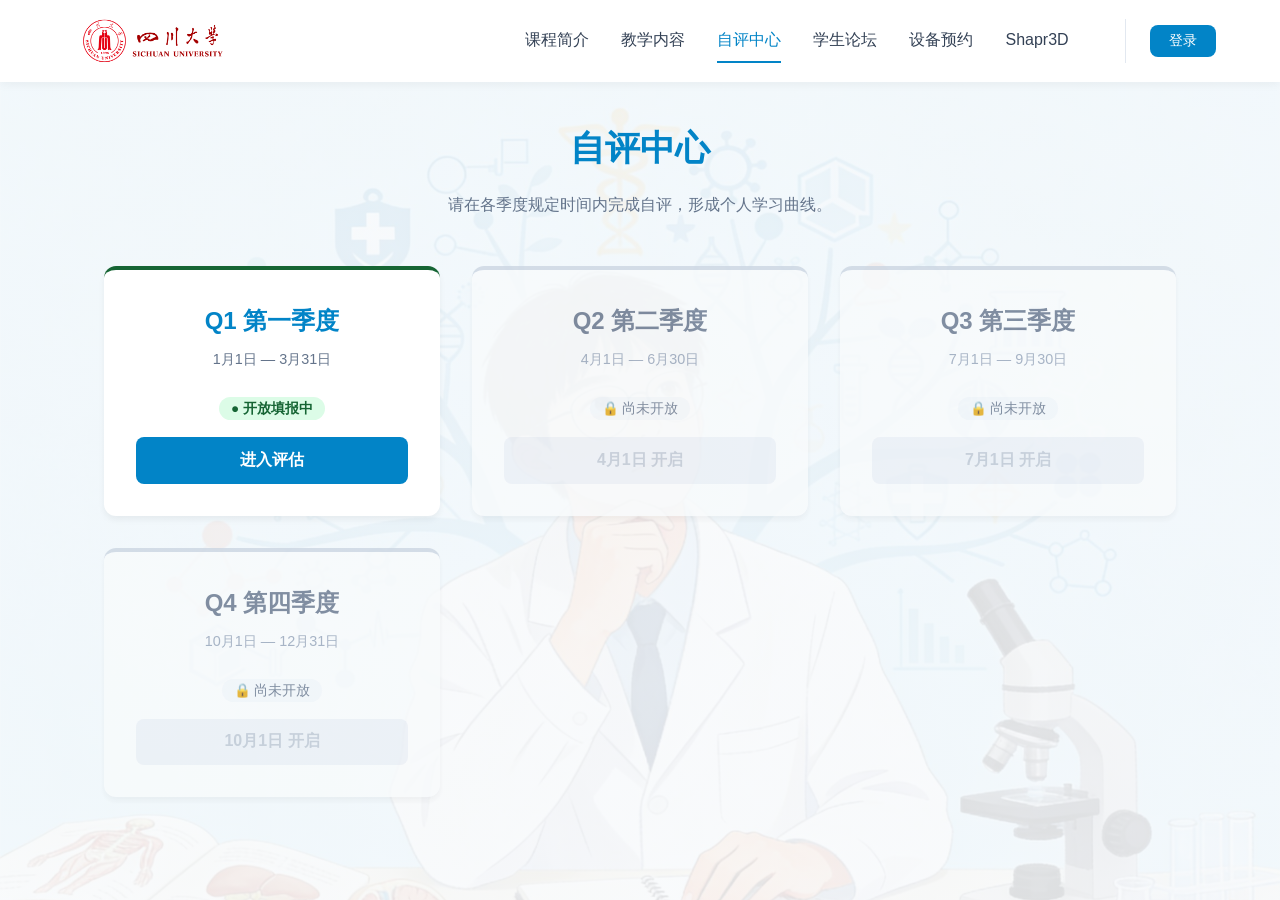
<file: assessment.html>
<!DOCTYPE html>
<html lang="zh-CN">
<head>
    <meta charset="UTF-8">
    <title>自评中心 - 临床前口腔技能实训新体系</title>
    <link rel="stylesheet" href="style.css">
</head>
<body class="page-assessment">
<nav class="navbar">
    <div class="logo">
        <img src="川大校徽.png" alt="四川大学">
    </div>
    <div class="nav-links">
        <a href="index.html">课程简介</a>
        <a href="syllabus.html">教学内容</a>
        <a href="assessment.html" class="active">自评中心</a>
        <a href="forum.html">学生论坛</a>
        <a href="booking.html">设备预约</a>
        <a href="shapr3d.html">Shapr3D</a>
        <div id="auth-section"
             style="margin-left: 1.5rem; padding-left: 1.5rem; border-left: 1px solid #e2e8f0; display: flex; align-items: center;">
            <a href="login.html" class="btn btn-primary" style="padding: 0.3rem 1.2rem; font-size: 0.9rem;">登录</a>
        </div>
</nav>

<div class="container">
    <h1 class="page-title">自评中心</h1>
    <p class="page-desc">请在各季度规定时间内完成自评，形成个人学习曲线。</p>

    <div class="grid-container" style="margin-bottom: 3rem;">
        <div class="card card-active" style="text-align: center;">
            <h2 style="color: var(--medical-blue); margin-bottom: 0.5rem;">Q1 第一季度</h2>
            <p style="color: var(--text-gray); font-size: 0.9rem; margin-bottom: 1.5rem;">1月1日 — 3月31日</p>
            <div style="margin-bottom: 1rem;">
                <span style="background: #dcfce7; color: #166534; padding: 4px 12px; border-radius: 20px; font-size: 0.85rem; font-weight: bold;">● 开放填报中</span>
            </div>
            <button onclick="openForm('2026年 第一季度')" class="btn btn-primary" style="width: 100%;">进入评估</button>
        </div>

        <div class="card card-locked" style="text-align: center;">
            <h2 style="color: #64748b; margin-bottom: 0.5rem;">Q2 第二季度</h2>
            <p style="color: #94a3b8; font-size: 0.9rem; margin-bottom: 1.5rem;">4月1日 — 6月30日</p>
            <div style="margin-bottom: 1rem;">
                <span style="background: #f1f5f9; color: #64748b; padding: 4px 12px; border-radius: 20px; font-size: 0.85rem;">🔒 尚未开放</span>
            </div>
            <button class="btn btn-disabled" style="width: 100%;" disabled>4月1日 开启</button>
        </div>

        <div class="card card-locked" style="text-align: center;">
            <h2 style="color: #64748b; margin-bottom: 0.5rem;">Q3 第三季度</h2>
            <p style="color: #94a3b8; font-size: 0.9rem; margin-bottom: 1.5rem;">7月1日 — 9月30日</p>
            <div style="margin-bottom: 1rem;">
                <span style="background: #f1f5f9; color: #64748b; padding: 4px 12px; border-radius: 20px; font-size: 0.85rem;">🔒 尚未开放</span>
            </div>
            <button class="btn btn-disabled" style="width: 100%;" disabled>7月1日 开启</button>
        </div>

        <div class="card card-locked" style="text-align: center;">
            <h2 style="color: #64748b; margin-bottom: 0.5rem;">Q4 第四季度</h2>
            <p style="color: #94a3b8; font-size: 0.9rem; margin-bottom: 1.5rem;">10月1日 — 12月31日</p>
            <div style="margin-bottom: 1rem;">
                <span style="background: #f1f5f9; color: #64748b; padding: 4px 12px; border-radius: 20px; font-size: 0.85rem;">🔒 尚未开放</span>
            </div>
            <button class="btn btn-disabled" style="width: 100%;" disabled>10月1日 开启</button>
        </div>
    </div>

    <div id="assessment-form-section" class="content-box" style="display: none; animation: fadeIn 0.5s;">
        <h2 id="dynamic-form-title"
            style="margin-bottom: 1.5rem; border-bottom: 2px solid var(--bg-light); padding-bottom: 1rem; color: var(--scu-red);">
        </h2>
        <form onsubmit="alert('评估报告已提交！'); document.getElementById('assessment-form-section').style.display='none'; return false;">
            <div class="form-group">
                <label>根管治疗操作自评 (1-10分)</label>
                <input type="number" class="form-control" min="1" max="10" placeholder="请输入你的打分" required>
            </div>
            <div class="form-group">
                <label>树脂补牙操作自评 (1-10分)</label>
                <input type="number" class="form-control" min="1" max="10" placeholder="请输入你的打分" required>
            </div>
            <div class="form-group">
                <label>后牙全冠备牙自评 (1-10分)</label>
                <input type="number" class="form-control" min="1" max="10" placeholder="请输入你的打分" required>
            </div>
            <button type="submit" class="btn btn-primary" style="width: 100%;">提交本季度评估报告</button>
        </form>
    </div>
</div>

<script>
    function openForm(quarterName) {
        // 显示表单区域
        const formSection = document.getElementById('assessment-form-section');
        formSection.style.display = 'block';

        // 动态修改表单标题
        document.getElementById('dynamic-form-title').innerText = quarterName + ' 技能实训自评表';

        // 平滑滚动到表单位置
        window.scrollTo({
            top: formSection.offsetTop - 100,
            behavior: 'smooth'
        });
    }

    document.addEventListener("DOMContentLoaded", function () {
        const currentUser = localStorage.getItem('currentUser');
        const userRole = localStorage.getItem('userRole');
        const authSection = document.getElementById('auth-section');

        // 如果存在登录信息，则替换 UI
        if (currentUser) {
            if (userRole === 'admin') {
                authSection.innerHTML = `
                    <span style="color: var(--scu-red); font-weight: bold; margin-right: 1rem;">⚙️ 管理员</span>
                    <a href="admin.html" style="color: var(--medical-blue); font-size: 0.9rem; margin-right: 1rem; font-weight: bold;">进入后台</a>
                    <a href="#" onclick="handleLogout()" style="color: var(--text-gray); font-size: 0.9rem;">退出</a>
                `;
            } else {
                authSection.innerHTML = `
                    <span style="color: var(--medical-blue); font-weight: bold; margin-right: 1rem;">🎓 同学: ${currentUser}</span>
                    <a href="#" onclick="handleLogout()" style="color: var(--text-gray); font-size: 0.9rem;">退出</a>
                `;
            }
        }
    });

    // 退出登录，清空缓存并刷新
    function handleLogout() {
        localStorage.removeItem('currentUser');
        localStorage.removeItem('userRole');
        window.location.reload();
    }
</script>
</body>
</html>
</file>
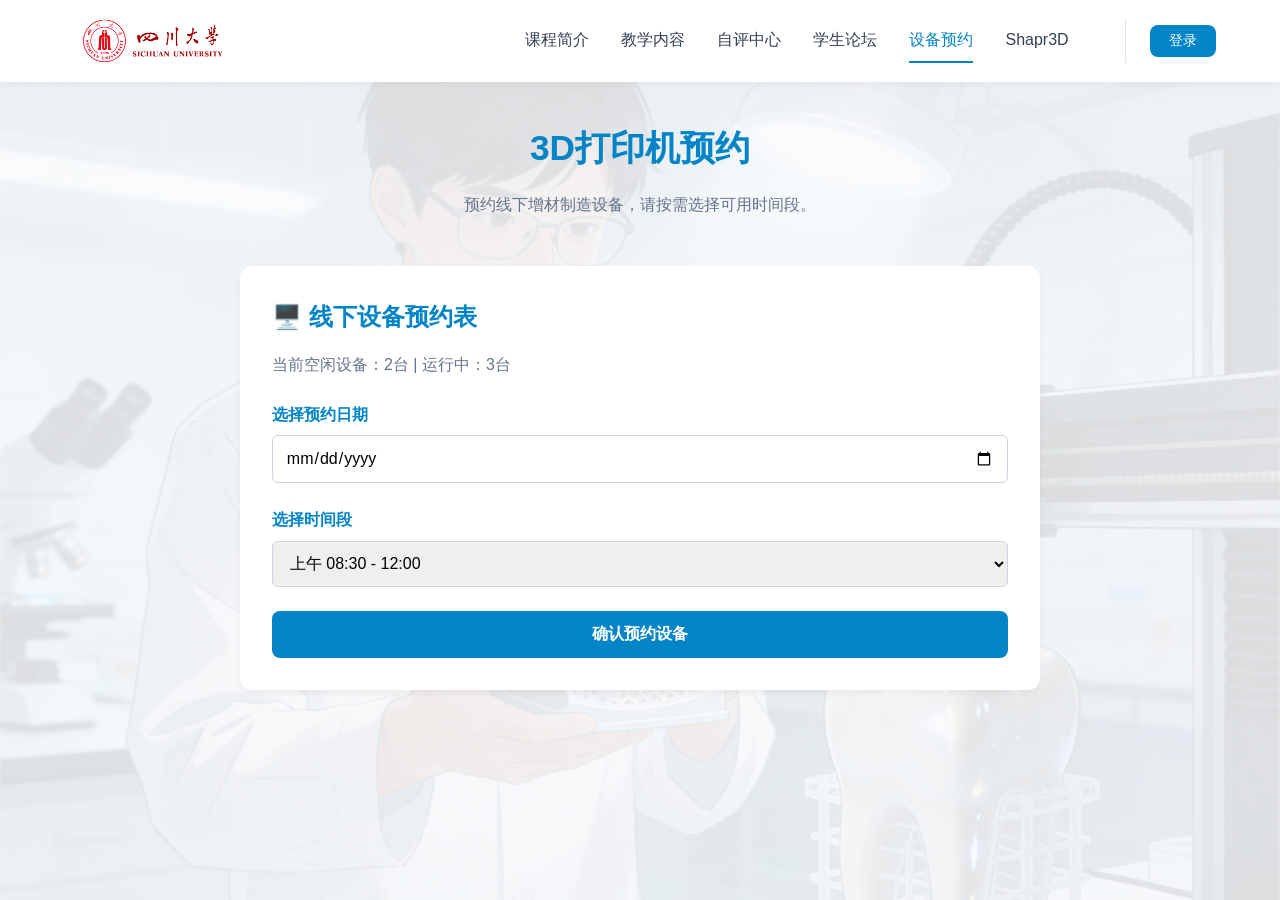
<file: booking.html>
<!DOCTYPE html>
<html lang="zh-CN">
<head>
    <meta charset="UTF-8">
    <title>设备预约 - 临床前口腔技能实训新体系</title>
    <link rel="stylesheet" href="style.css">
</head>
<body class="page-booking">
<nav class="navbar">
    <div class="logo">
        <img src="川大校徽.png" alt="四川大学">
    </div>
    <div class="nav-links">
        <a href="index.html">课程简介</a>
        <a href="syllabus.html">教学内容</a>
        <a href="assessment.html">自评中心</a>
        <a href="forum.html">学生论坛</a>
        <a href="booking.html" class="active">设备预约</a>
        <a href="shapr3d.html">Shapr3D</a>
        <div id="auth-section"
             style="margin-left: 1.5rem; padding-left: 1.5rem; border-left: 1px solid #e2e8f0; display: flex; align-items: center;">
            <a href="login.html" class="btn btn-primary" style="padding: 0.3rem 1.2rem; font-size: 0.9rem;">登录</a>
        </div>
</nav>

<div class="container">
    <h1 class="page-title">3D打印机预约</h1>
    <p class="page-desc">预约线下增材制造设备，请按需选择可用时间段。</p>

    <div class="content-box">
        <h2 style="color: var(--medical-blue); margin-bottom: 1rem;">🖥️ 线下设备预约表</h2>
        <p style="color: var(--text-gray); margin-bottom: 1.5rem;">当前空闲设备：2台 | 运行中：3台</p>
        <form onsubmit="alert('预约成功！请准时前往临床前实训中心。'); return false;">
            <div class="form-group">
                <label>选择预约日期</label>
                <input type="date" class="form-control" required>
            </div>
            <div class="form-group">
                <label>选择时间段</label>
                <select class="form-control">
                    <option>上午 08:30 - 12:00</option>
                    <option>下午 14:00 - 18:00</option>
                    <option>晚上 19:00 - 21:30</option>
                </select>
            </div>
            <button type="submit" class="btn btn-primary" style="width: 100%;">确认预约设备</button>
        </form>
    </div>
</div>
<script>
    document.addEventListener("DOMContentLoaded", function () {
        const currentUser = localStorage.getItem('currentUser');
        const userRole = localStorage.getItem('userRole');
        const authSection = document.getElementById('auth-section');

        // 如果存在登录信息，则替换 UI
        if (currentUser) {
            if (userRole === 'admin') {
                authSection.innerHTML = `
                    <span style="color: var(--scu-red); font-weight: bold; margin-right: 1rem;">⚙️ 管理员</span>
                    <a href="admin.html" style="color: var(--medical-blue); font-size: 0.9rem; margin-right: 1rem; font-weight: bold;">进入后台</a>
                    <a href="#" onclick="handleLogout()" style="color: var(--text-gray); font-size: 0.9rem;">退出</a>
                `;
            } else {
                authSection.innerHTML = `
                    <span style="color: var(--medical-blue); font-weight: bold; margin-right: 1rem;">🎓 同学: ${currentUser}</span>
                    <a href="#" onclick="handleLogout()" style="color: var(--text-gray); font-size: 0.9rem;">退出</a>
                `;
            }
        }
    });

    // 退出登录，清空缓存并刷新
    function handleLogout() {
        localStorage.removeItem('currentUser');
        localStorage.removeItem('userRole');
        window.location.reload();
    }
</script>
</body>
</html>
</file>
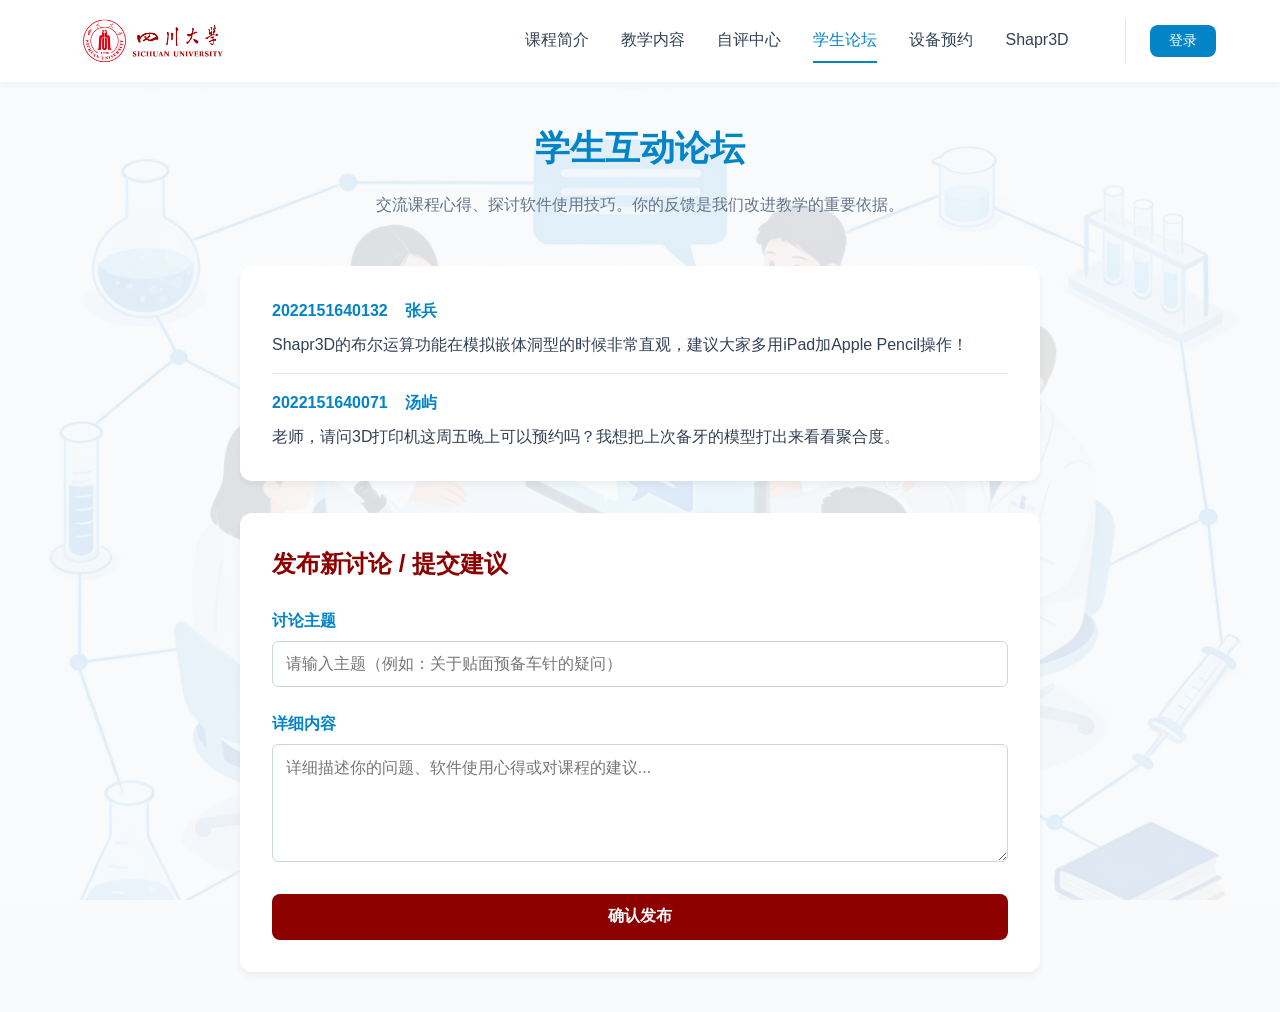
<file: forum.html>
<!DOCTYPE html>
<html lang="zh-CN">
<head>
    <meta charset="UTF-8">
    <title>学生论坛 - 临床前口腔技能实训新体系</title>
    <link rel="stylesheet" href="style.css">
</head>
<body class="page-forum">
<nav class="navbar">
    <div class="logo">
        <img src="川大校徽.png" alt="四川大学">
    </div>
    <div class="nav-links">
        <a href="index.html">课程简介</a>
        <a href="syllabus.html">教学内容</a>
        <a href="assessment.html">自评中心</a>
        <a href="forum.html" class="active">学生论坛</a>
        <a href="booking.html">设备预约</a>
        <a href="shapr3d.html">Shapr3D</a>
        <div id="auth-section"
             style="margin-left: 1.5rem; padding-left: 1.5rem; border-left: 1px solid #e2e8f0; display: flex; align-items: center;">
            <a href="login.html" class="btn btn-primary" style="padding: 0.3rem 1.2rem; font-size: 0.9rem;">登录</a>
        </div>
</nav>

<div class="container">
    <h1 class="page-title">学生互动论坛</h1>
    <p class="page-desc">交流课程心得、探讨软件使用技巧。你的反馈是我们改进教学的重要依据。</p>

    <div class="content-box" style="margin-bottom: 2rem;">
        <div style="border-bottom: 1px solid #e2e8f0; padding-bottom: 1rem; margin-bottom: 1rem;">
            <div style="font-weight: bold; color: var(--medical-blue);">2022151640132 &nbsp;&nbsp;&nbsp;张兵</div>
            <p style="margin-top: 0.5rem;">Shapr3D的布尔运算功能在模拟嵌体洞型的时候非常直观，建议大家多用iPad加Apple
                Pencil操作！</p>
        </div>
        <div>
            <div style="font-weight: bold; color: var(--medical-blue);">2022151640071 &nbsp;&nbsp;&nbsp;汤屿</div>
            <p style="margin-top: 0.5rem;">
                老师，请问3D打印机这周五晚上可以预约吗？我想把上次备牙的模型打出来看看聚合度。</p>
        </div>
    </div>

    <div class="content-box">
        <h2 style="margin-bottom: 1.5rem; color: var(--scu-red);">发布新讨论 / 提交建议</h2>
        <form onsubmit="alert('感谢反馈！内容已提交审核。'); return false;">
            <div class="form-group">
                <label>讨论主题</label>
                <input type="text" class="form-control" placeholder="请输入主题（例如：关于贴面预备车针的疑问）" required>
            </div>
            <div class="form-group">
                <label>详细内容</label>
                <textarea class="form-control" rows="5" placeholder="详细描述你的问题、软件使用心得或对课程的建议..."
                          required></textarea>
            </div>
            <button type="submit" class="btn btn-red" style="width: 100%;">确认发布</button>
        </form>
    </div>
</div>
<script>
    document.addEventListener("DOMContentLoaded", function () {
        const currentUser = localStorage.getItem('currentUser');
        const userRole = localStorage.getItem('userRole');
        const authSection = document.getElementById('auth-section');

        // 如果存在登录信息，则替换 UI
        if (currentUser) {
            if (userRole === 'admin') {
                authSection.innerHTML = `
                    <span style="color: var(--scu-red); font-weight: bold; margin-right: 1rem;">⚙️ 管理员</span>
                    <a href="admin.html" style="color: var(--medical-blue); font-size: 0.9rem; margin-right: 1rem; font-weight: bold;">进入后台</a>
                    <a href="#" onclick="handleLogout()" style="color: var(--text-gray); font-size: 0.9rem;">退出</a>
                `;
            } else {
                authSection.innerHTML = `
                    <span style="color: var(--medical-blue); font-weight: bold; margin-right: 1rem;">🎓 同学: ${currentUser}</span>
                    <a href="#" onclick="handleLogout()" style="color: var(--text-gray); font-size: 0.9rem;">退出</a>
                `;
            }
        }
    });

    // 退出登录，清空缓存并刷新
    function handleLogout() {
        localStorage.removeItem('currentUser');
        localStorage.removeItem('userRole');
        window.location.reload();
    }
</script>
</body>
</html>
</file>
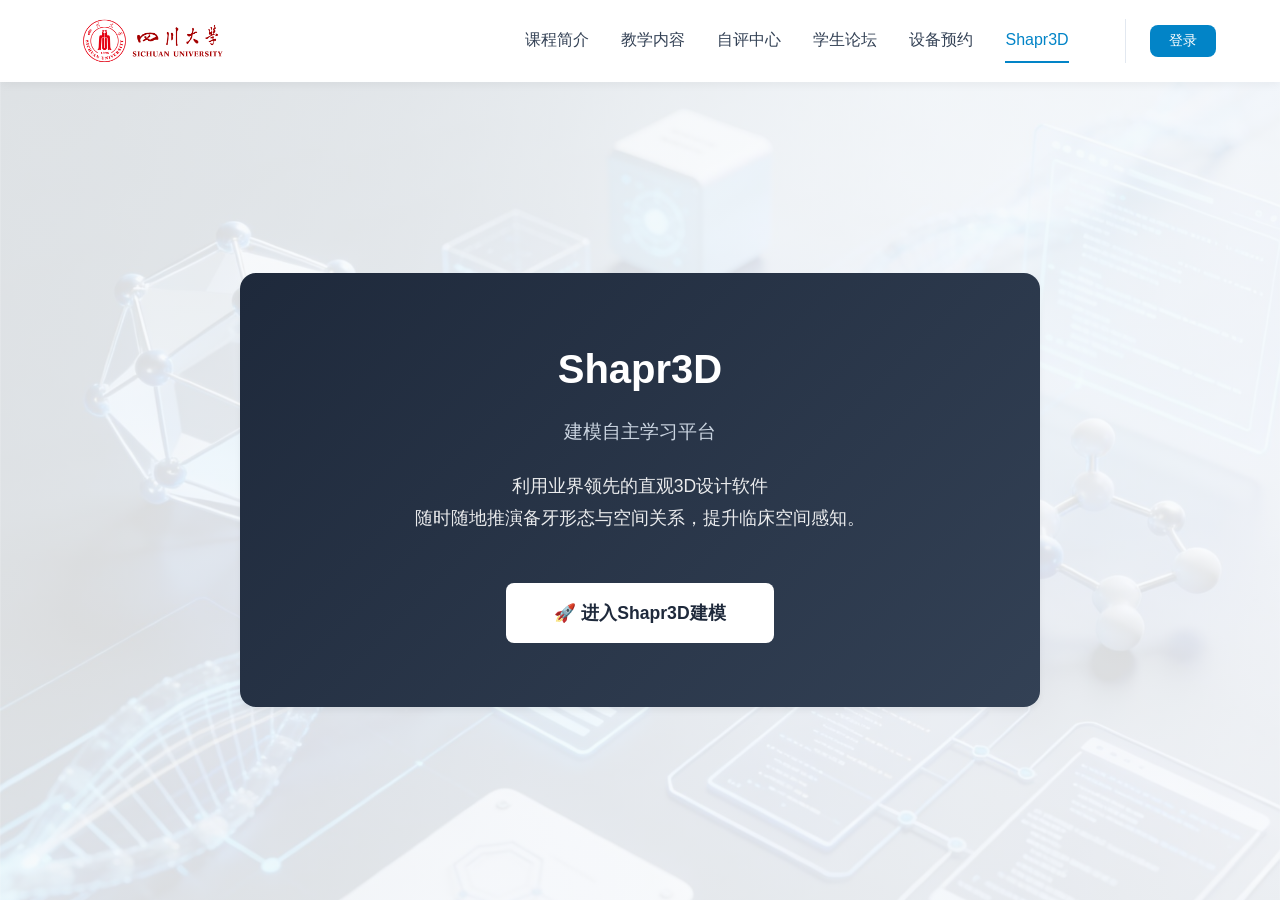
<file: shapr3d.html>
<!DOCTYPE html>
<html lang="zh-CN">
<head>
    <meta charset="UTF-8">
    <title>Shapr3D 平台 - 临床前口腔技能实训新体系</title>
    <link rel="stylesheet" href="style.css">
</head>
<body class="page-shapr3d">
<nav class="navbar">
    <div class="logo">
        <img src="川大校徽.png" alt="四川大学">
    </div>
    <div class="nav-links">
        <a href="index.html">课程简介</a>
        <a href="syllabus.html">教学内容</a>
        <a href="assessment.html">自评中心</a>
        <a href="forum.html">学生论坛</a>
        <a href="booking.html">设备预约</a>
        <a href="shapr3d.html" class="active">Shapr3D</a>
        <div id="auth-section"
             style="margin-left: 1.5rem; padding-left: 1.5rem; border-left: 1px solid #e2e8f0; display: flex; align-items: center;">
            <a href="login.html" class="btn btn-primary" style="padding: 0.3rem 1.2rem; font-size: 0.9rem;">登录</a>
        </div>
</nav>

<div class="container" style="display: flex; flex-direction: column; justify-content: center; align-items: center;">
    <div class="content-box"
         style="background: linear-gradient(135deg, #1e293b, #334155); color: white; text-align: center; width: 100%; max-width: 800px; padding: 4rem 2rem; border-radius: 16px;">
        <h2 style="font-size: 2.5rem; margin-bottom: 1rem;">Shapr3D</h2>
        <h3 style="margin-bottom: 1.5rem; font-weight: normal; color: #cbd5e1;">建模自主学习平台</h3>
        <p style="margin-bottom: 3rem; opacity: 0.9; line-height: 1.8; font-size: 1.1rem;">
            利用业界领先的直观3D设计软件<br>随时随地推演备牙形态与空间关系，提升临床空间感知。
        </p>
        <a href="#" class="btn" style="background: white; color: #1e293b; font-size: 1.1rem; padding: 1rem 3rem;"
           onclick="alert('即将唤起 Shapr3D App 或跳转至官方网页...');">
            🚀 进入Shapr3D建模
        </a>
    </div>
</div>
<script>
    document.addEventListener("DOMContentLoaded", function () {
        const currentUser = localStorage.getItem('currentUser');
        const userRole = localStorage.getItem('userRole');
        const authSection = document.getElementById('auth-section');

        // 如果存在登录信息，则替换 UI
        if (currentUser) {
            if (userRole === 'admin') {
                authSection.innerHTML = `
                    <span style="color: var(--scu-red); font-weight: bold; margin-right: 1rem;">⚙️ 管理员</span>
                    <a href="admin.html" style="color: var(--medical-blue); font-size: 0.9rem; margin-right: 1rem; font-weight: bold;">进入后台</a>
                    <a href="#" onclick="handleLogout()" style="color: var(--text-gray); font-size: 0.9rem;">退出</a>
                `;
            } else {
                authSection.innerHTML = `
                    <span style="color: var(--medical-blue); font-weight: bold; margin-right: 1rem;">🎓 同学: ${currentUser}</span>
                    <a href="#" onclick="handleLogout()" style="color: var(--text-gray); font-size: 0.9rem;">退出</a>
                `;
            }
        }
    });

    // 退出登录，清空缓存并刷新
    function handleLogout() {
        localStorage.removeItem('currentUser');
        localStorage.removeItem('userRole');
        window.location.reload();
    }
</script>
</body>
</html>
</file>
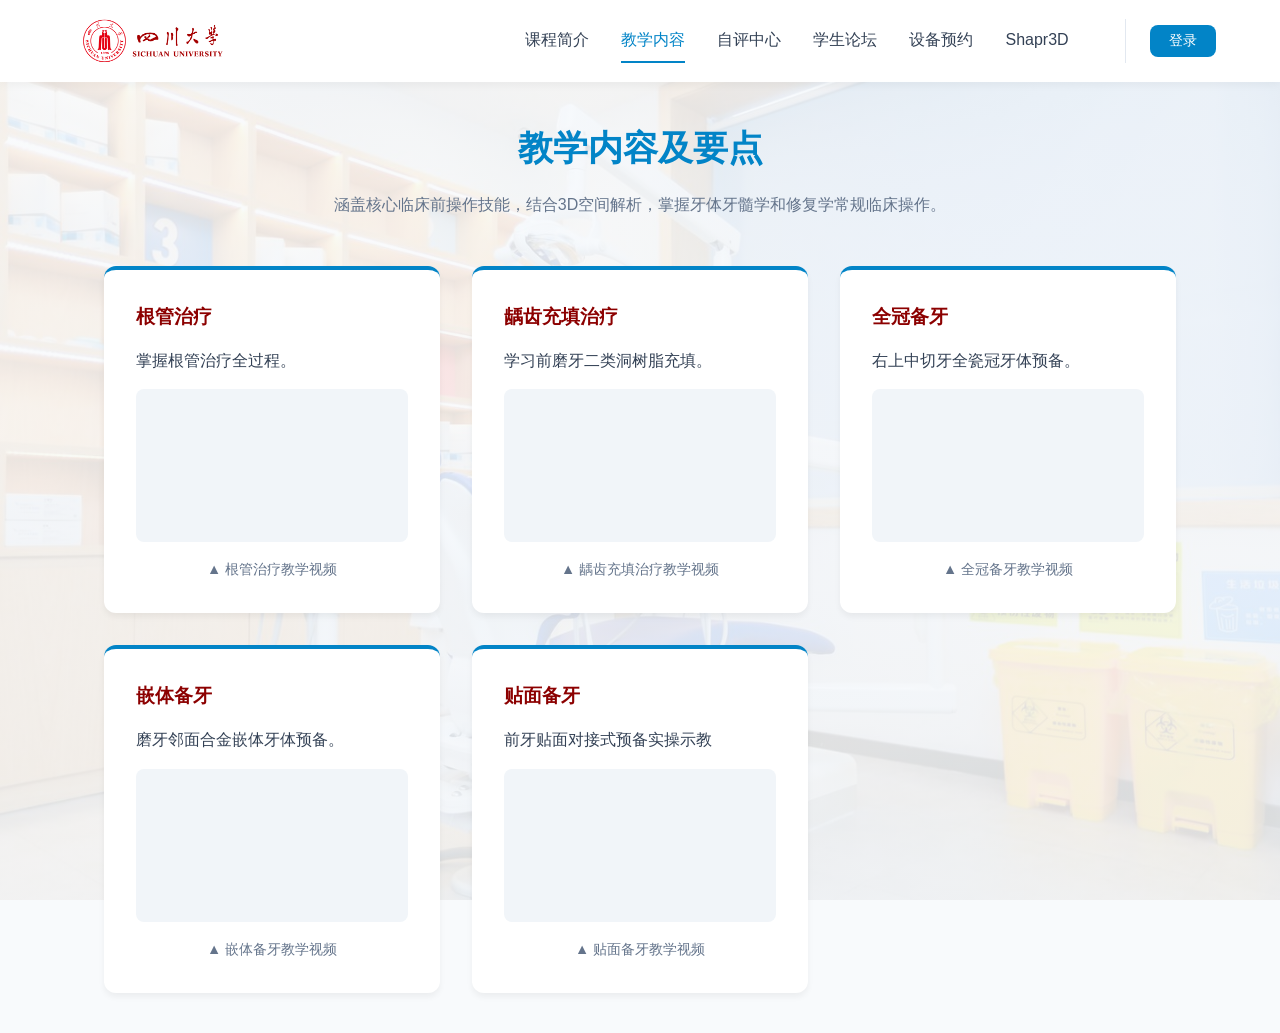
<file: syllabus.html>
<!DOCTYPE html>
<html lang="zh-CN">
<head>
    <meta charset="UTF-8">
    <title>教学内容 - 临床前口腔技能实训新体系</title>
    <link rel="stylesheet" href="style.css">
</head>
<body class="page-syllabus">

<nav class="navbar">
    <div class="logo">
        <img src="川大校徽.png" alt="四川大学">
    </div>
    <div class="nav-links">
        <a href="index.html">课程简介</a>
        <a href="syllabus.html" class="active">教学内容</a>
        <a href="assessment.html">自评中心</a>
        <a href="forum.html">学生论坛</a>
        <a href="booking.html">设备预约</a>
        <a href="shapr3d.html">Shapr3D</a>
        <div id="auth-section"
             style="margin-left: 1.5rem; padding-left: 1.5rem; border-left: 1px solid #e2e8f0; display: flex; align-items: center;">
            <a href="login.html" class="btn btn-primary" style="padding: 0.3rem 1.2rem; font-size: 0.9rem;">登录</a>
        </div>
</nav>

<div class="container">
    <h1 class="page-title">教学内容及要点</h1>
    <p class="page-desc">涵盖核心临床前操作技能，结合3D空间解析，掌握牙体牙髓学和修复学常规临床操作。</p>

    <div class="grid-container">
        <div class="card">
            <h3 style="color: var(--scu-red); margin-bottom: 1rem;">根管治疗</h3>
            <p>掌握根管治疗全过程。</p>

            <div class="video-wrapper">
                <iframe src="https://player.bilibili.com/player.html?isOutside=true&aid=532851987&bvid=BV1du411N7UQ&cid=1248972877&p=1&danmaku=0"
                        scrolling="no" border="0" frameborder="no" framespacing="0" allowfullscreen="true"></iframe>
            </div>
            <p style="font-size: 0.9rem; color: var(--text-gray); text-align: center;">▲ 根管治疗教学视频</p>
        </div>

        <div class="card">
            <h3 style="color: var(--scu-red); margin-bottom: 1rem;">龋齿充填治疗</h3>
            <p>学习前磨牙二类洞树脂充填。</p>
            <div class="video-wrapper">
                <iframe src="https://player.bilibili.com/player.html?isOutside=true&aid=604231246&bvid=BV1F84y167cJ&cid=864307109&p=1danmaku=0"
                        scrolling="no" border="0" frameborder="no" framespacing="0" allowfullscreen="true"></iframe>
            </div>
            <p style="font-size: 0.9rem; color: var(--text-gray); text-align: center;">▲ 龋齿充填治疗教学视频</p>
        </div>

        <div class="card">
            <h3 style="color: var(--scu-red); margin-bottom: 1rem;">全冠备牙</h3>
            <p>右上中切牙全瓷冠牙体预备。</p>
            <div class="video-wrapper">
                <iframe src="https://player.bilibili.com/player.html?isOutside=true&aid=855606810&bvid=BV1jL4y1A7Gc&cid=761482193&p=1danmaku=0"
                        scrolling="no" border="0" frameborder="no" framespacing="0" allowfullscreen="true"></iframe>
            </div>
            <p style="font-size: 0.9rem; color: var(--text-gray); text-align: center;">▲ 全冠备牙教学视频</p>
        </div>

        <div class="card">
            <h3 style="color: var(--scu-red); margin-bottom: 1rem;">嵌体备牙</h3>
            <p>磨牙邻面合金嵌体牙体预备。</p>

            <div class="video-wrapper">
                <iframe src="https://player.bilibili.com/player.html?isOutside=true&aid=1855487824&bvid=BV1qs421M7PX&cid=1570979061&p=1danmaku=0"
                        scrolling="no" border="0" frameborder="no" framespacing="0" allowfullscreen="true"></iframe>
            </div>
            <p style="font-size: 0.9rem; color: var(--text-gray); text-align: center;">▲ 嵌体备牙教学视频</p>
        </div>

        <div class="card">
            <h3 style="color: var(--scu-red); margin-bottom: 1rem;">贴面备牙</h3>
            <p>前牙贴面对接式预备实操示教</p>
            <div class="video-wrapper">
                <iframe src="https://player.bilibili.com/player.html?isOutside=true&aid=707893375&bvid=BV1DQ4y1E7kz&cid=1383721244&p=1danmaku=0"
                        scrolling="no" border="0" frameborder="no" framespacing="0" allowfullscreen="true"></iframe>
            </div>
            <p style="font-size: 0.9rem; color: var(--text-gray); text-align: center;">▲ 贴面备牙教学视频</p>
        </div>
    </div>
</div>
<script>
    document.addEventListener("DOMContentLoaded", function () {
        const currentUser = localStorage.getItem('currentUser');
        const userRole = localStorage.getItem('userRole');
        const authSection = document.getElementById('auth-section');

        // 如果存在登录信息，则替换 UI
        if (currentUser) {
            if (userRole === 'admin') {
                authSection.innerHTML = `
                    <span style="color: var(--scu-red); font-weight: bold; margin-right: 1rem;">⚙️ 管理员</span>
                    <a href="admin.html" style="color: var(--medical-blue); font-size: 0.9rem; margin-right: 1rem; font-weight: bold;">进入后台</a>
                    <a href="#" onclick="handleLogout()" style="color: var(--text-gray); font-size: 0.9rem;">退出</a>
                `;
            } else {
                authSection.innerHTML = `
                    <span style="color: var(--medical-blue); font-weight: bold; margin-right: 1rem;">🎓 同学: ${currentUser}</span>
                    <a href="#" onclick="handleLogout()" style="color: var(--text-gray); font-size: 0.9rem;">退出</a>
                `;
            }
        }
    });

    // 退出登录，清空缓存并刷新
    function handleLogout() {
        localStorage.removeItem('currentUser');
        localStorage.removeItem('userRole');
        window.location.reload();
    }
</script>
</body>
</html>
</file>
<file: style.css>
/* 基础变量与重置 */
:root {
    --medical-blue: #0284c7;
    --medical-blue-hover: #0369a1;
    --scu-red: #8c0000;
    --bg-light: #f8fafc;
    --text-dark: #334155;
    --text-gray: #64748b;
}

* {
    margin: 0;
    padding: 0;
    box-sizing: border-box;
    font-family: -apple-system, BlinkMacSystemFont, "Segoe UI", Roboto, Arial, sans-serif;
}

body {
    background-color: var(--bg-light);
    color: var(--text-dark);
    line-height: 1.6;
    padding-top: 80px; /* 为顶部导航留出空间 */
}

a {
    text-decoration: none;
    color: inherit;
}

/* 顶部导航栏 */
.navbar {
    position: fixed;
    top: 0;
    width: 100%;
    background: rgba(255, 255, 255, 0.95);
    backdrop-filter: blur(10px);
    box-shadow: 0 2px 10px rgba(0, 0, 0, 0.05);
    display: flex;
    justify-content: space-between;
    align-items: center;
    padding: 1rem 5%;
    z-index: 1000;
}

.logo {
    display: flex;
    align-items: center;
}

.logo {
    display: flex;
    align-items: center;
    width: 220px; /* 给放大后的校徽预留出宽度空间，防止和右边菜单挤在一起 */
}

.logo img {
    height: 50px; /* 保持基础高度不撑破导航栏 */
    width: auto;
    display: block;
    transform: scale(2.5); /* 核心魔法：将视觉效果强制放大 2.5 倍 */
    transform-origin: left center; /* 确保是从左侧开始放大，不会跑到屏幕外面去 */
}

.nav-links {
    display: flex;
    gap: 2rem;
}

.nav-links a {
    font-weight: 500;
    transition: color 0.3s;
    padding: 0.5rem 0;
}

.nav-links a:hover, .nav-links a.active {
    color: var(--medical-blue);
    border-bottom: 2px solid var(--medical-blue);
}

/* 通用容器与按钮 */
.container {
    max-width: 1200px;
    margin: 0 auto;
    padding: 40px 5%;
    min-height: calc(100vh - 80px);
}

.page-title {
    font-size: 2.2rem;
    margin-bottom: 1rem;
    color: var(--medical-blue);
    text-align: center;
}

.page-desc {
    text-align: center;
    color: var(--text-gray);
    margin-bottom: 3rem;
    max-width: 800px;
    margin-left: auto;
    margin-right: auto;
}

.btn {
    display: inline-block;
    padding: 0.8rem 2rem;
    border-radius: 8px;
    font-size: 1rem;
    cursor: pointer;
    border: none;
    transition: all 0.3s;
    font-weight: bold;
    text-align: center;
}

.btn-primary {
    background: var(--medical-blue);
    color: white;
}

.btn-primary:hover {
    background: var(--medical-blue-hover);
    transform: translateY(-2px);
    box-shadow: 0 4px 12px rgba(2, 132, 199, 0.3);
}

.btn-red {
    background: var(--scu-red);
    color: white;
}

.btn-red:hover {
    opacity: 0.9;
    transform: translateY(-2px);
    box-shadow: 0 4px 12px rgba(140, 0, 0, 0.3);
}

/* 表单通用样式 */
.form-group {
    margin-bottom: 1.5rem;
    text-align: left;
}

.form-group label {
    display: block;
    margin-bottom: 0.5rem;
    color: var(--medical-blue);
    font-weight: bold;
}

.form-control {
    width: 100%;
    padding: 0.8rem;
    border: 1px solid #cbd5e1;
    border-radius: 6px;
    font-size: 1rem;
}

/* 模块专属样式 */
.grid-container {
    display: grid;
    grid-template-columns: repeat(auto-fit, minmax(300px, 1fr));
    gap: 2rem;
}

.card {
    background: white;
    border-radius: 12px;
    padding: 2rem;
    box-shadow: 0 4px 6px rgba(0, 0, 0, 0.05);
    transition: transform 0.3s;
    border-top: 4px solid var(--medical-blue);
}

.card:hover {
    transform: translateY(-5px);
    box-shadow: 0 10px 20px rgba(0, 0, 0, 0.1);
}

.content-box {
    background: white;
    border-radius: 12px;
    padding: 2rem;
    box-shadow: 0 4px 6px rgba(0, 0, 0, 0.05);
    max-width: 800px;
    margin: 0 auto;
}

/* B站视频响应式容器 */
.video-wrapper {
    position: relative;
    width: 100%;
    aspect-ratio: 16 / 9; /* 保持标准的视频比例 */
    margin-top: 1rem;
    margin-bottom: 1rem;
    border-radius: 8px; /* 圆角看起来更现代 */
    overflow: hidden;
    background-color: #f1f5f9; /* 加载时的背景色 */
}

.video-wrapper iframe {
    position: absolute;
    top: 0;
    left: 0;
    width: 100%;
    height: 100%;
    border: none;
}

/* --- 自评中心季度卡片专属样式 --- */

/* 激活状态的卡片 */
.card-active {
    border-top: 4px solid #166534; /* 绿色顶部边框代表通行 */
}

/* 锁定状态的卡片 */
.card-locked {
    background-color: #f8fafc;
    border-top: 4px solid #cbd5e1; /* 灰色顶部边框代表未开启 */
    opacity: 0.8;
    cursor: not-allowed;
}

.card-locked:hover {
    transform: none; /* 禁用悬停上浮动画 */
    box-shadow: 0 4px 6px rgba(0, 0, 0, 0.05); /* 保持原始阴影 */
}

/* 禁用状态的按钮 */
.btn-disabled {
    background: #e2e8f0;
    color: #94a3b8;
    cursor: not-allowed;
}

.btn-disabled:hover {
    background: #e2e8f0;
    transform: none;
    box-shadow: none;
}

/* 简单的淡入动画 */
@keyframes fadeIn {
    from {
        opacity: 0;
        transform: translateY(-10px);
    }
    to {
        opacity: 1;
        transform: translateY(0);
    }
}


/*!* --- 专属页面背景设置 --- *!*/

/*!* 首页背景 *!*/
/*.page-index {*/
/*    !* 使用 linear-gradient 添加 85% 不透明度的浅色遮罩，保证文字清晰可读 *!*/
/*    background-image: linear-gradient(rgba(248, 250, 252, 0.85), rgba(248, 250, 252, 0.85)), url('首页背景.png');*/
/*    background-size: cover; !* 让图片等比例缩放并覆盖整个页面 *!*/
/*    background-position: center center; !* 图片居中显示 *!*/
/*    background-attachment: fixed; !* 页面滚动时背景固定，增加高级感 *!*/
/*}*/

/*!* 教学内容页背景 *!*/
/*.page-syllabus {*/
/*    !* 教学页面的内容较多，可以将遮罩的不透明度稍微调高一点，比如 88% *!*/
/*    background-image: linear-gradient(rgba(248, 250, 252, 0.88), rgba(248, 250, 252, 0.88)), url('教学背景.png');*/
/*    background-size: cover;*/
/*    background-position: center center;*/
/*    background-attachment: fixed;*/
/*}*/


/*!* --- 其他专属页面背景设置 --- *!*/

/*!* 自评中心背景 *!*/
/*.page-assessment {*/
/*    !* 保持与首页一致的 88% 不透明度浅色遮罩 *!*/
/*    background-image: linear-gradient(rgba(248, 250, 252, 0.88), rgba(248, 250, 252, 0.88)), url('自评背景.png');*/
/*    background-size: cover;*/
/*    background-position: center center;*/
/*    background-attachment: fixed;*/
/*}*/

/*!* 学生论坛背景 *!*/
/*.page-forum {*/
/*    background-image: linear-gradient(rgba(248, 250, 252, 0.88), rgba(248, 250, 252, 0.88)), url('论坛背景.png');*/
/*    background-size: cover;*/
/*    background-position: center center;*/
/*    background-attachment: fixed;*/
/*}*/

/*!* 设备预约（3D打印）背景 *!*/
/*.page-booking {*/
/*    background-image: linear-gradient(rgba(248, 250, 252, 0.88), rgba(248, 250, 252, 0.88)), url('打印背景.png');*/
/*    background-size: cover;*/
/*    background-position: center center;*/
/*    background-attachment: fixed;*/
/*}*/

/* --- 专属页面背景设置 (防遮挡版) --- */

/* 利用伪元素 ::before 创建一个独立的背景层。
  强制它的 top 为 80px，正好避开导航栏，
  并且 fixed 固定在底层，不随滚动条滚动。
*/
.page-index::before,
.page-syllabus::before,
.page-assessment::before,
.page-forum::before,
.page-shapr3d::before,
.page-booking::before {
    content: "";
    position: fixed;
    top: 80px; /* 完美避开导航栏的高度 */
    left: 0;
    width: 100%;
    height: calc(100vh - 80px); /* 背景高度为屏幕高度减去导航栏，避免底部溢出 */
    z-index: -1; /* 确保背景在所有文字和卡片的最底层 */
    background-size: cover;
    background-position: center top;
}

/* 分别为每个页面分配特定的背景图和半透明遮罩 */

.page-index::before {
    background-image: linear-gradient(rgba(248, 250, 252, 0.85), rgba(248, 250, 252, 0.85)), url('首页背景.png');
}

.page-syllabus::before {
    background-image: linear-gradient(rgba(248, 250, 252, 0.88), rgba(248, 250, 252, 0.88)), url('教学背景.png');
}

.page-assessment::before {
    background-image: linear-gradient(rgba(248, 250, 252, 0.88), rgba(248, 250, 252, 0.88)), url('自评背景.png');
}

.page-forum::before {
    background-image: linear-gradient(rgba(248, 250, 252, 0.88), rgba(248, 250, 252, 0.88)), url('论坛背景.png');
}

.page-booking::before {
    background-image: linear-gradient(rgba(248, 250, 252, 0.88), rgba(248, 250, 252, 0.88)), url('打印背景.png');
}

.page-shapr3d::before {
    background-image: linear-gradient(rgba(248, 250, 252, 0.88), rgba(248, 250, 252, 0.88)), url('软件背景.png');
}


/* ========================================= */
/* --- 后台管理系统专属样式 (Admin Dashboard) --- */
/* ========================================= */

.page-admin { background-color: #f1f5f9; } /* 后台采用更深的浅灰底色以区分前台 */

/* 后台深色导航栏 */
.admin-navbar {
    background: #1e293b;
    box-shadow: 0 4px 12px rgba(0,0,0,0.1);
}
.admin-links a { color: #cbd5e1; }
.admin-links a:hover, .admin-links a.active { color: white; border-bottom: 2px solid white; }

/* 后台模块通用面板 */
.admin-panel { margin-bottom: 2rem; border-top: 4px solid #475569; padding: 2.5rem; }
.panel-title { color: #1e293b; margin-bottom: 1.5rem; font-size: 1.5rem; border-bottom: 1px solid #e2e8f0; padding-bottom: 1rem; }

/* 核心数据统计卡片 */
.admin-stat-card {
    background: white; border-radius: 12px; padding: 1.5rem;
    box-shadow: 0 2px 4px rgba(0,0,0,0.05); border-left: 5px solid var(--medical-blue);
}
.stat-title { color: var(--text-gray); font-size: 0.9rem; margin-bottom: 0.5rem; font-weight: bold; }
.stat-value { font-size: 2.5rem; font-weight: bold; color: #1e293b; line-height: 1; }

/* 打印机监控卡片 */
.device-card {
    background: white; border-radius: 8px; padding: 1.5rem; border: 1px solid #e2e8f0;
}
.device-card.running { border-top: 4px solid #166534; }
.device-card.idle { border-top: 4px solid #0ea5e9; }
.device-header { display: flex; justify-content: space-between; align-items: center; margin-bottom: 1rem; }
.device-name { font-weight: bold; font-size: 1.1rem; }
.progress-bar { width: 100%; height: 8px; background: #e2e8f0; border-radius: 4px; margin-top: 1rem; overflow: hidden; }
.progress-fill { height: 100%; background: #166534; }

/* 后台数据表格 */
.admin-table {
    width: 100%; border-collapse: collapse; margin-top: 1rem;
}
.admin-table th, .admin-table td {
    padding: 1rem; text-align: left; border-bottom: 1px solid #e2e8f0;
}
.admin-table th { background-color: #f8fafc; color: var(--text-gray); font-weight: bold; }
.admin-table tr:hover { background-color: #f8fafc; }

/* 状态徽章 (Badges) */
.badge { display: inline-block; padding: 4px 10px; border-radius: 20px; font-size: 0.8rem; font-weight: bold; }
.badge-green { background: #dcfce7; color: #166534; }
.badge-red { background: #fee2e2; color: #991b1b; }
.badge-blue { background: #e0f2fe; color: #075985; }
.badge-yellow { background: #fef08a; color: #854d0e; }/* ========================================= */
/* --- 后台内容可编辑交互样式 (Editable) --- */
/* ========================================= */

.editable {
    transition: all 0.2s ease-in-out;
    border-bottom: 1px dashed transparent; /* 默认隐藏虚线 */
    padding: 2px 4px;
    border-radius: 4px;
    display: inline-block;
    min-width: 20px; /* 防止内容清空后找不到输入框 */
}

/* ========================================= */
/* --- 后台表格内联输入框样式 --- */
/* ========================================= */

/* 去除无用的禁用状态自带按钮悬浮 */
button:disabled { cursor: not-allowed !important; opacity: 0.6; }

/* 表格内输入框的美化 */
.admin-input {
    width: 100%;
    padding: 6px 8px;
    border: 1px solid #94a3b8;
    border-radius: 4px;
    font-size: 0.95rem;
    color: var(--text-dark);
    box-sizing: border-box;
    transition: all 0.2s;
    background-color: #f8fafc;
}

.admin-input:focus {
    outline: none;
    border-color: var(--medical-blue);
    background-color: #fff;
    box-shadow: 0 0 0 3px rgba(2, 132, 199, 0.1);
}
</file>
